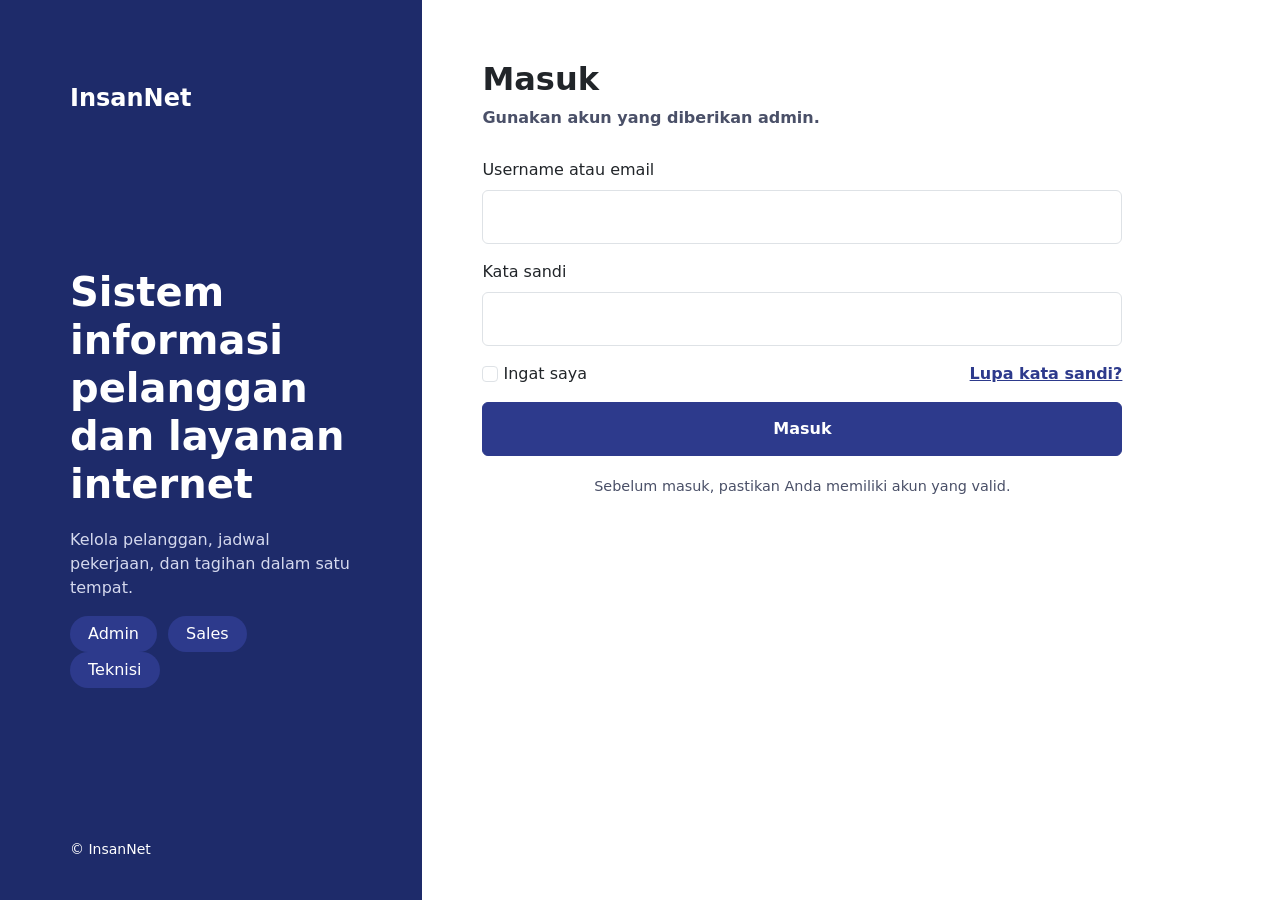
<file: public/login.html>
<!DOCTYPE html>
<html lang="id">
<head>
  <meta charset="UTF-8">
  <meta name="viewport" content="width=device-width, initial-scale=1">
  <title>Masuk - InsanNet</title>
  <link href="https://cdn.jsdelivr.net/npm/bootstrap@5.3.3/dist/css/bootstrap.min.css" rel="stylesheet">
  <link href="assets/css/auth.css" rel="stylesheet">
</head>
<body>
<div class="auth-wrap">
  <aside class="auth-side">
    <div class="brand">InsanNet</div>
    <div>
      <h1>Sistem informasi pelanggan dan layanan internet</h1>
      <p>Kelola pelanggan, jadwal pekerjaan, dan tagihan dalam satu tempat.</p>
      <span class="chip">Admin</span>
      <span class="chip">Sales</span>
      <span class="chip">Teknisi</span>
    </div>
    <small>&copy; InsanNet</small>
  </aside>

  <main class="auth-main">
    <div class="auth-box">
      <h2>Masuk</h2>
      <p class="sub fw-semibold">Gunakan akun yang diberikan admin.</p>

      <div id="pesan-error" class="alert alert-danger d-none">
        Username atau kata sandi salah.
      </div>

      <form method="POST" action="../app/auth/proses_login.php">
        <label for="username" class="form-label">Username atau email</label>
        <input type="text" id="username" name="username" class="form-control mb-3" required>

        <label for="password" class="form-label">Kata sandi</label>
        <input type="password" id="password" name="password" class="form-control mb-3" required>

        <div class="d-flex justify-content-between mb-3">
          <label><input type="checkbox" name="remember" class="form-check-input"> Ingat saya</label>
          <a href="lupa-sandi.html">Lupa kata sandi?</a>
        </div>

        <button type="submit" class="btn btn-primary w-100">Masuk</button>
      </form>

      <p class="note">Sebelum masuk, pastikan Anda memiliki akun yang valid.</p>
    </div>
  </main>
</div>

<script>
  if (new URLSearchParams(location.search).has('error')) {
    document.getElementById('pesan-error').classList.remove('d-none');
  }
</script>
</body>
</html>
</file>
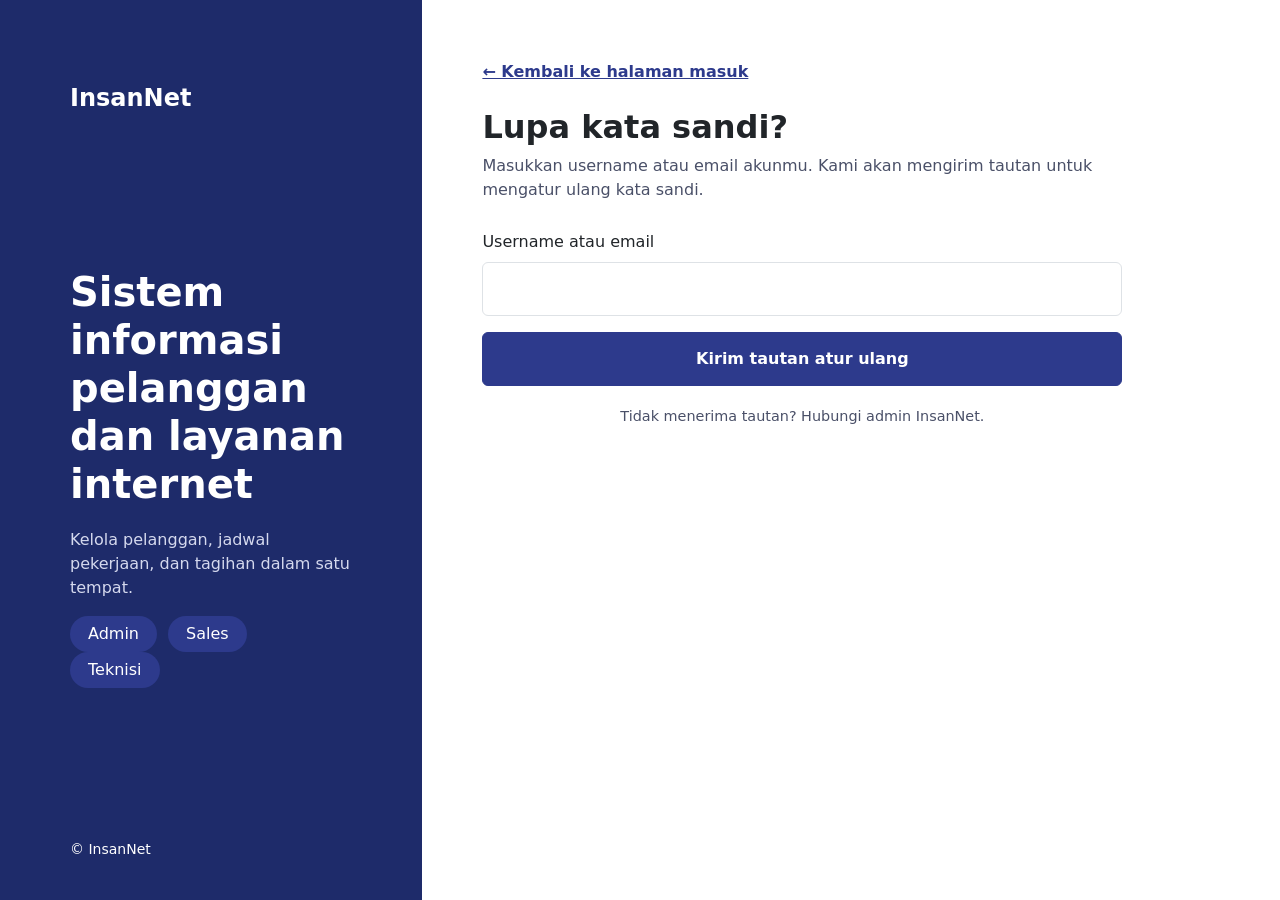
<file: public/lupa-sandi.html>
<!DOCTYPE html>
<html lang="id">
<head>
  <meta charset="UTF-8">
  <meta name="viewport" content="width=device-width, initial-scale=1">
  <title>Lupa Kata Sandi - InsanNet</title>
  <link href="https://cdn.jsdelivr.net/npm/bootstrap@5.3.3/dist/css/bootstrap.min.css" rel="stylesheet">
  <link href="assets/css/auth.css" rel="stylesheet">
</head>
<body>
<div class="auth-wrap">
  <aside class="auth-side">
    <div class="brand">InsanNet</div>
    <div>
      <h1>Sistem informasi pelanggan dan layanan internet</h1>
      <p>Kelola pelanggan, jadwal pekerjaan, dan tagihan dalam satu tempat.</p>
      <span class="chip">Admin</span>
      <span class="chip">Sales</span>
      <span class="chip">Teknisi</span>
    </div>
    <small>&copy; InsanNet</small>
  </aside>

  <main class="auth-main">
    <div class="auth-box">
      <a href="login.html">&larr; Kembali ke halaman masuk</a>
      <h2 class="mt-4">Lupa kata sandi?</h2>
      <p class="sub">Masukkan username atau email akunmu. Kami akan mengirim tautan untuk mengatur ulang kata sandi.</p>

      <form method="POST" action="#">
        <label for="identitas" class="form-label">Username atau email</label>
        <input type="text" id="identitas" name="identitas" class="form-control mb-3" required>
        <button type="submit" class="btn btn-primary w-100">Kirim tautan atur ulang</button>
      </form>

      <div id="pesan-sukses" class="alert alert-success mt-3 d-none">
        Jika akun ditemukan, tautan atur ulang telah dikirim.<br>
        Periksa kotak masuk dan folder spam.
      </div>

      <p class="note">Tidak menerima tautan? Hubungi admin InsanNet.</p>
    </div>
  </main>
</div>

<script>
  if (new URLSearchParams(location.search).has('sent')) {
    document.getElementById('pesan-sukses').classList.remove('d-none');
  }
</script>
</body>
</html>
</file>
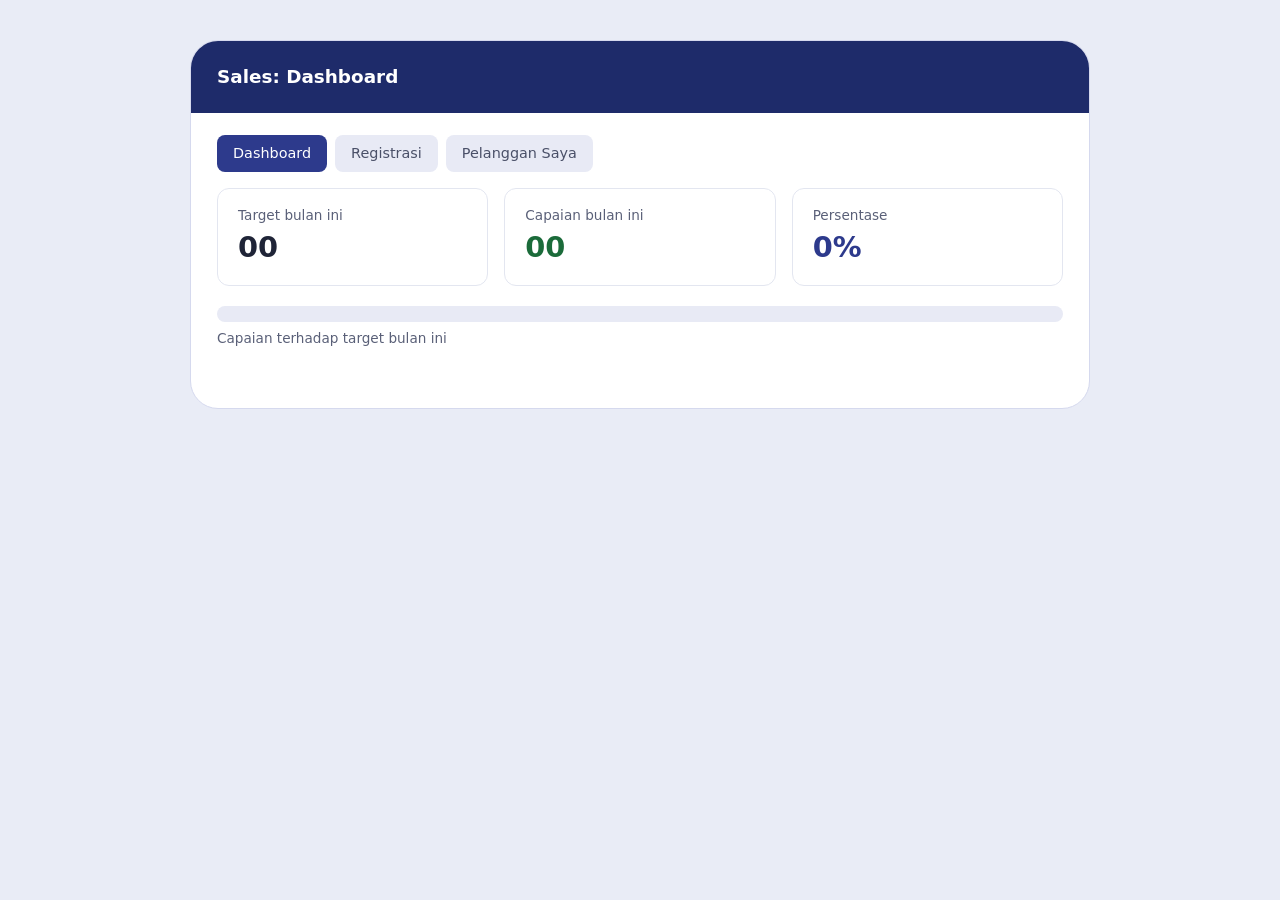
<file: public/sales/dashboard.html>
<!DOCTYPE html>
<html lang="id">
<head>
  <meta charset="UTF-8">
  <meta name="viewport" content="width=device-width, initial-scale=1">
  <title>Dashboard Sales - InsanNet</title>
  <link href="https://cdn.jsdelivr.net/npm/bootstrap@5.3.3/dist/css/bootstrap.min.css" rel="stylesheet">
  <link href="../assets/css/sales.css" rel="stylesheet">
</head>
<body>
  <div class="card-sales wrap-lebar">
    <div class="head">Sales: Dashboard</div>
    <div class="body">

      <nav class="menu-sales">
        <a href="dashboard.html" class="active">Dashboard</a>
        <a href="registrasi.html">Registrasi</a>
        <a href="pelanggan.html">Pelanggan Saya</a>
      </nav>

      <div class="row g-3">
        <div class="col-12 col-md-4">
          <div class="kartu-angka">
            <div class="label">Target bulan ini</div>
            <div class="nilai">00</div>
          </div>
        </div>
        <div class="col-12 col-md-4">
          <div class="kartu-angka">
            <div class="label">Capaian bulan ini</div>
            <div class="nilai nilai-hijau">00</div>
          </div>
        </div>
        <div class="col-12 col-md-4">
          <div class="kartu-angka">
            <div class="label">Persentase</div>
            <div class="nilai nilai-biru">0%</div>
          </div>
        </div>
      </div>

      <div class="progress-box">
        <div class="progress-track">
          <div class="progress-isi" style="width: 0%"></div>
        </div>
        <div class="progress-ket">Capaian terhadap target bulan ini</div>
      </div>

    </div>
  </div>
</body>
</html>
</file>
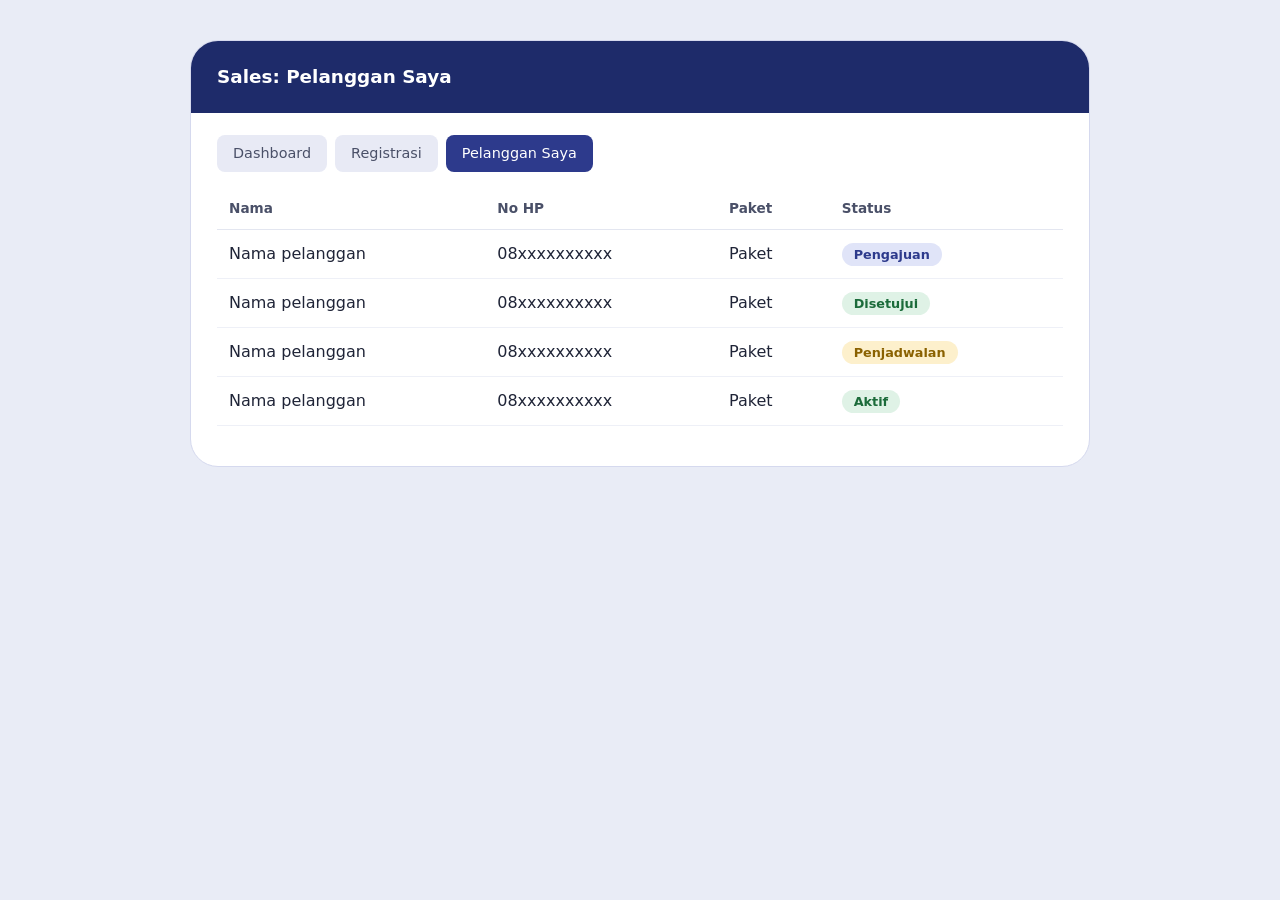
<file: public/sales/pelanggan.html>
<!DOCTYPE html>
<html lang="id">
<head>
  <meta charset="UTF-8">
  <meta name="viewport" content="width=device-width, initial-scale=1">
  <title>Pelanggan Saya - InsanNet</title>
  <link href="https://cdn.jsdelivr.net/npm/bootstrap@5.3.3/dist/css/bootstrap.min.css" rel="stylesheet">
  <link href="../assets/css/sales.css" rel="stylesheet">
</head>
<body>
  <div class="card-sales wrap-lebar">
    <div class="head">Sales: Pelanggan Saya</div>
    <div class="body">

      <nav class="menu-sales">
        <a href="dashboard.html">Dashboard</a>
        <a href="registrasi.html">Registrasi</a>
        <a href="pelanggan.html" class="active">Pelanggan Saya</a>
      </nav>

      <div class="tabel-box">
        <table class="tabel-pelanggan">
          <thead>
            <tr>
              <th>Nama</th>
              <th>No HP</th>
              <th>Paket</th>
              <th>Status</th>
            </tr>
          </thead>
          <tbody>
            <tr>
              <td>Nama pelanggan</td>
              <td>08xxxxxxxxxx</td>
              <td>Paket</td>
              <td><span class="badge-s s-pengajuan">Pengajuan</span></td>
            </tr>
            <tr>
              <td>Nama pelanggan</td>
              <td>08xxxxxxxxxx</td>
              <td>Paket</td>
              <td><span class="badge-s s-disetujui">Disetujui</span></td>
            </tr>
            <tr>
              <td>Nama pelanggan</td>
              <td>08xxxxxxxxxx</td>
              <td>Paket</td>
              <td><span class="badge-s s-penjadwalan">Penjadwalan</span></td>
            </tr>
            <tr>
              <td>Nama pelanggan</td>
              <td>08xxxxxxxxxx</td>
              <td>Paket</td>
              <td><span class="badge-s s-aktif">Aktif</span></td>
            </tr>
          </tbody>
        </table>
      </div>

    </div>
  </div>
</body>
</html>
</file>
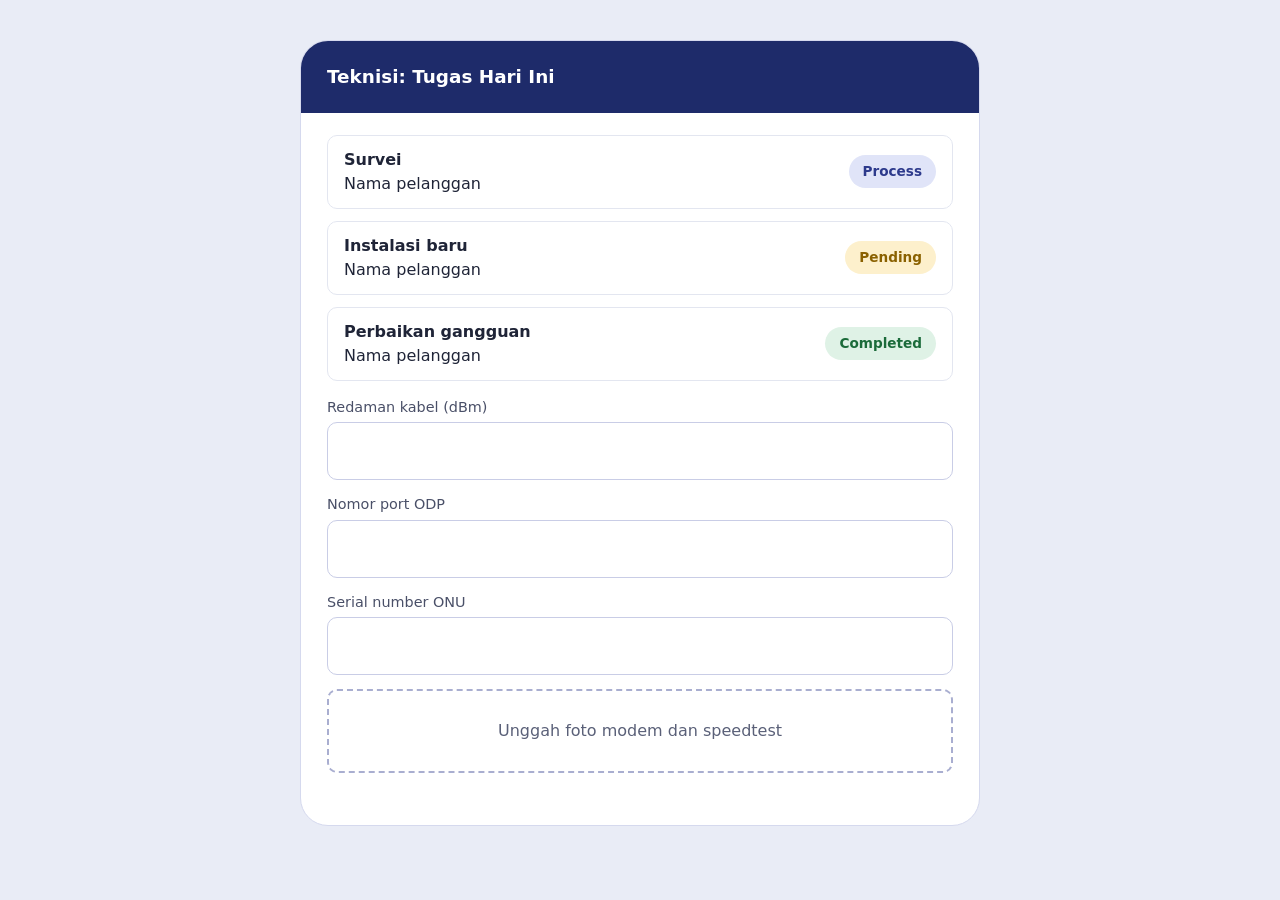
<file: public/teknisi/tugas.html>
<!DOCTYPE html>
<html lang="id">
<head>
  <meta charset="UTF-8">
  <meta name="viewport" content="width=device-width, initial-scale=1">
  <title>Tugas Hari Ini - InsanNet</title>
  <link href="https://cdn.jsdelivr.net/npm/bootstrap@5.3.3/dist/css/bootstrap.min.css" rel="stylesheet">
  <link href="../assets/css/sales.css" rel="stylesheet">
  <link href="../assets/css/teknisi.css" rel="stylesheet">
</head>
<body>
  <div class="card-sales">
    <div class="head">Teknisi: Tugas Hari Ini</div>
    <div class="body">

      <div class="tugas">
        <div><strong>Survei</strong><span class="nama">Nama pelanggan</span></div>
        <span class="badge-status badge-process">Process</span>
      </div>

      <div class="tugas">
        <div><strong>Instalasi baru</strong><span class="nama">Nama pelanggan</span></div>
        <span class="badge-status badge-pending">Pending</span>
      </div>

      <div class="tugas">
        <div><strong>Perbaikan gangguan</strong><span class="nama">Nama pelanggan</span></div>
        <span class="badge-status badge-completed">Completed</span>
      </div>

      <form method="POST" action="#" enctype="multipart/form-data" class="mt-3">

        <label for="redaman" class="lbl">Redaman kabel (dBm)</label>
        <input type="text" id="redaman" name="redaman" class="form-control">

        <label for="port" class="lbl">Nomor port ODP</label>
        <input type="text" id="port" name="port_odp" class="form-control">

        <label for="sn" class="lbl">Serial number ONU</label>
        <input type="text" id="sn" name="sn_onu" class="form-control">

        <label class="upload-box">
          Unggah foto modem dan speedtest
          <input type="file" name="foto_modem" accept="image/*" hidden>
        </label>

      </form>
    </div>
  </div>
</body>
</html>
</file>
<file: public/assets/css/auth.css>
:root { --navy: #1e2b6a; --blue: #2d3a8c; }

body { font-family: system-ui, -apple-system, "Segoe UI", sans-serif; margin: 0; }

.auth-wrap { display: flex; min-height: 100vh; }

.auth-side {
  background: var(--navy);
  color: #fff;
  width: 33%;
  padding: 80px 70px 40px;
  display: flex;
  flex-direction: column;
  justify-content: space-between;
}
.auth-side .brand { font-size: 1.5rem; font-weight: 700; }
.auth-side h1 { font-size: 2.5rem; font-weight: 700; margin-bottom: 20px; }
.auth-side p { color: #d5d9ee; }
.chip {
  display: inline-block;
  background: var(--blue);
  border-radius: 999px;
  padding: 6px 18px;
  margin-right: 6px;
}

.auth-main { flex: 1; padding: 60px; background: #fff; }
.auth-box { max-width: 640px; }
.auth-box h2 { font-weight: 700; }
.auth-box .sub { color: #4a5068; margin-bottom: 28px; }
.auth-box a { color: var(--blue); font-weight: 600; }
.auth-box .note { text-align: center; color: #4a5068; font-size: .9rem; margin-top: 20px; }

.btn-primary { background: var(--blue); border-color: var(--blue); padding: 14px; font-weight: 600; }
.btn-primary:hover { background: var(--navy); border-color: var(--navy); }
.form-control { padding: 14px; }

@media (max-width: 767.98px) {
  .auth-wrap { flex-direction: column; }
  .auth-side { width: 100%; padding: 24px; gap: 16px; }
  .auth-side h1 { font-size: 1.4rem; }
  .auth-main { padding: 24px; }
}
</file>
<file: public/assets/css/sales.css>
body {
  margin: 0;
  background: #e9ecf6;
  font-family: system-ui, -apple-system, "Segoe UI", sans-serif;
  color: #1f2437;
}

.card-sales {
  max-width: 680px;
  margin: 40px auto;
  background: #fff;
  border: 1px solid #d5d9ee;
  border-radius: 28px;
  overflow: hidden;
}

.card-sales .head {
  background: #1e2b6a;
  color: #fff;
  font-weight: 700;
  font-size: 1.15rem;
  padding: 22px 26px;
}

.card-sales .body { padding: 22px 26px 40px; }

.lbl { font-size: .9rem; color: #4a5068; margin-bottom: 4px; display: block; }

.card-sales .form-control {
  height: 58px;
  border: 1px solid #c9cde6;
  border-radius: 10px;
  margin-bottom: 14px;
}

.upload-box {
  display: block;
  border: 2px dashed #a9aed0;
  border-radius: 10px;
  padding: 28px 10px;
  text-align: center;
  color: #5a6078;
  margin-bottom: 12px;
  cursor: pointer;
}

.btn-odp, .btn-kirim {
  display: block;
  width: 66%;
  padding: 14px;
  border-radius: 8px;
  font-weight: 700;
  margin-bottom: 12px;
}
.btn-odp { background: #fff; color: #2d3a8c; border: 1px solid #2d3a8c; }
.btn-kirim { background: #2d3a8c; color: #fff; border: 1px solid #2d3a8c; }

.steps { display: flex; gap: 8px; margin-top: 6px; }
.steps span {
  flex: 1;
  text-align: center;
  padding: 8px 4px;
  background: #e8eaf5;
  border-radius: 6px;
  font-size: .9rem;
  color: #4a5068;
}
.steps span.active { background: #2d3a8c; color: #fff; }

@media (max-width: 767.98px) {
  .card-sales { margin: 0; border-radius: 0; }
  .btn-odp, .btn-kirim { width: 100%; }
}
.wrap-lebar { max-width: 900px; }

.tabel-box { overflow-x: auto; }
.tabel-pelanggan { width: 100%; border-collapse: collapse; min-width: 520px; }
.tabel-pelanggan th {
  text-align: left; font-size: .85rem; color: #4a5068;
  padding: 10px 12px; border-bottom: 1px solid #e3e6f0;
}
.tabel-pelanggan td { padding: 12px; border-bottom: 1px solid #eef0f7; }

.badge-s { border-radius: 999px; padding: 4px 12px; font-size: .8rem; font-weight: 700; }
.s-pengajuan { background: #e0e4f8; color: #2d3a8c; }
.s-disetujui { background: #dff2e6; color: #1b6b3a; }
.s-penjadwalan { background: #fdf0cc; color: #8a6100; }
.s-aktif { background: #dff2e6; color: #1b6b3a; }

.menu-sales { display: flex; gap: 8px; margin-bottom: 16px; flex-wrap: wrap; }
.menu-sales a {
  padding: 8px 16px; border-radius: 8px; background: #e8eaf5;
  color: #4a5068; text-decoration: none; font-size: .9rem;
}
.menu-sales a.active { background: #2d3a8c; color: #fff; }

.kartu-angka {
  border: 1px solid #e3e6f0;
  border-radius: 12px;
  padding: 16px 20px;
  margin-bottom: 12px;
}
.kartu-angka .label { font-size: .85rem; color: #5a6078; }
.kartu-angka .nilai { font-size: 1.8rem; font-weight: 700; }
.nilai-hijau { color: #1b6b3a; }
.nilai-biru { color: #2d3a8c; }

.progress-box { margin: 8px 0 20px; }
.progress-track { background: #e8eaf5; border-radius: 999px; height: 16px; overflow: hidden; }
.progress-isi { background: #2d3a8c; height: 100%; border-radius: 999px; }
.progress-ket { font-size: .85rem; color: #5a6078; margin-top: 6px; }
</file>
<file: public/assets/css/teknisi.css>
.tugas {
  display: flex;
  justify-content: space-between;
  align-items: center;
  border: 1px solid #e3e6f0;
  border-radius: 10px;
  padding: 12px 16px;
  margin-bottom: 12px;
}
.tugas strong { display: block; }
.tugas span.nama { color: #1f2437; }

.badge-status {
  border-radius: 999px;
  padding: 6px 14px;
  font-size: .85rem;
  font-weight: 700;
}
.badge-process { background: #e0e4f8; color: #2d3a8c; }
.badge-pending { background: #fdf0cc; color: #8a6100; }
.badge-completed { background: #dff2e6; color: #1b6b3a; }
</file>
